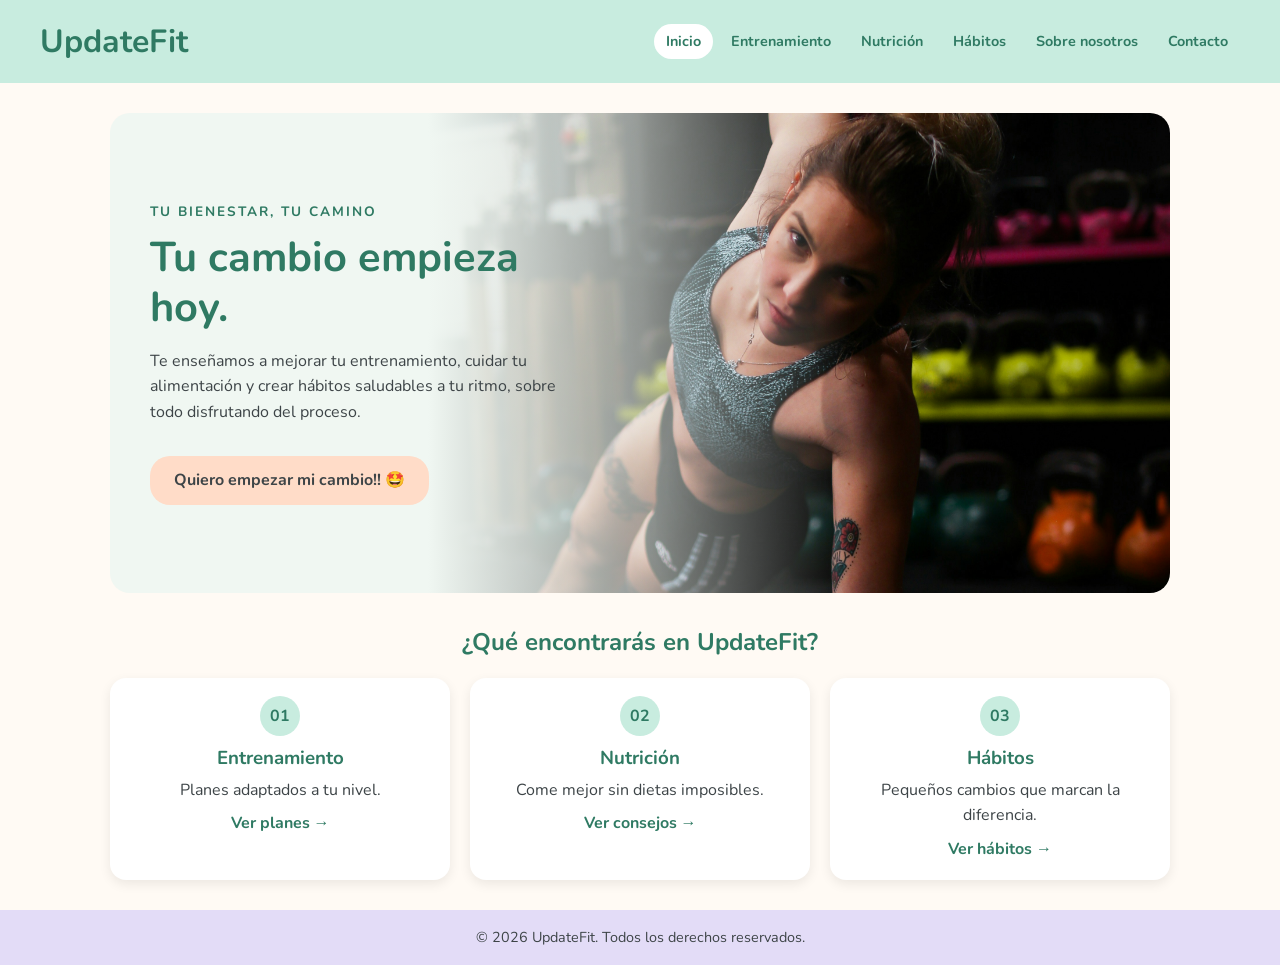
<file: index.html>
<!DOCTYPE html>
<html lang="es">

<head>
    <meta charset="UTF-8">
    <meta name="viewport" content="width=device-width, initial-scale=1.0">
    <title>UpdateFit - Inicio</title>

    <link rel="icon" type="image/png" href="asset/img/favi.png">

    <link rel="stylesheet" href="styles.css">
</head>

<body>

    <header class="cabecera">

        <h1 class="logo">UpdateFit</h1>

        <nav>
            <ul class="menu">
                <li><a class="menu-enlace activo" href="index.html">Inicio</a></li>
                <li><a class="menu-enlace" href="training.html">Entrenamiento</a></li>
                <li><a class="menu-enlace" href="nutrition.html">Nutrición</a></li>
                <li><a class="menu-enlace" href="healthy-habits.html">Hábitos</a></li>
                <li><a class="menu-enlace" href="about.html">Sobre nosotros</a></li>
                <li><a class="menu-enlace" href="contact.html">Contacto</a></li>
            </ul>
        </nav>

    </header>

    <main class="contenido">

        <section class="portada">

            <div class="portada-texto">

                <p class="subtitulo">TU BIENESTAR, TU CAMINO</p>

                <h2 class="titulo">Tu cambio empieza hoy.</h2>

                <p class="texto">
                    Te enseñamos a mejorar tu entrenamiento, cuidar tu alimentación
                    y crear hábitos saludables a tu ritmo, sobre todo disfrutando del proceso.
                </p>

                <a class="boton" href="training.html">Quiero empezar mi cambio!! 🤩</a>

            </div>

            

        </section>

        <h2 class="titulo titulo-seccion">¿Qué encontrarás en UpdateFit?</h2>

        <ul class="servicios">

            <li class="servicio">
                <span class="servicio-numero">01</span>
                <h3 class="servicio-titulo">Entrenamiento</h3>
                <p class="texto">Planes adaptados a tu nivel.</p>
                <a class="servicio-enlace" href="training.html">Ver planes →</a>
            </li>

            <li class="servicio">
                <span class="servicio-numero">02</span>
                <h3 class="servicio-titulo">Nutrición</h3>
                <p class="texto">Come mejor sin dietas imposibles.</p>
                <a class="servicio-enlace" href="nutrition.html">Ver consejos →</a>
            </li>

            <li class="servicio">
                <span class="servicio-numero">03</span>
                <h3 class="servicio-titulo">Hábitos</h3>
                <p class="texto">Pequeños cambios que marcan la diferencia.</p>
                <a class="servicio-enlace" href="healthy-habits.html">Ver hábitos →</a>
            </li>

        </ul>

    </main>

    <footer class="pie">

        <p>&copy; 2026 UpdateFit. Todos los derechos reservados.</p>

    </footer>

</body>

</html>
</file>
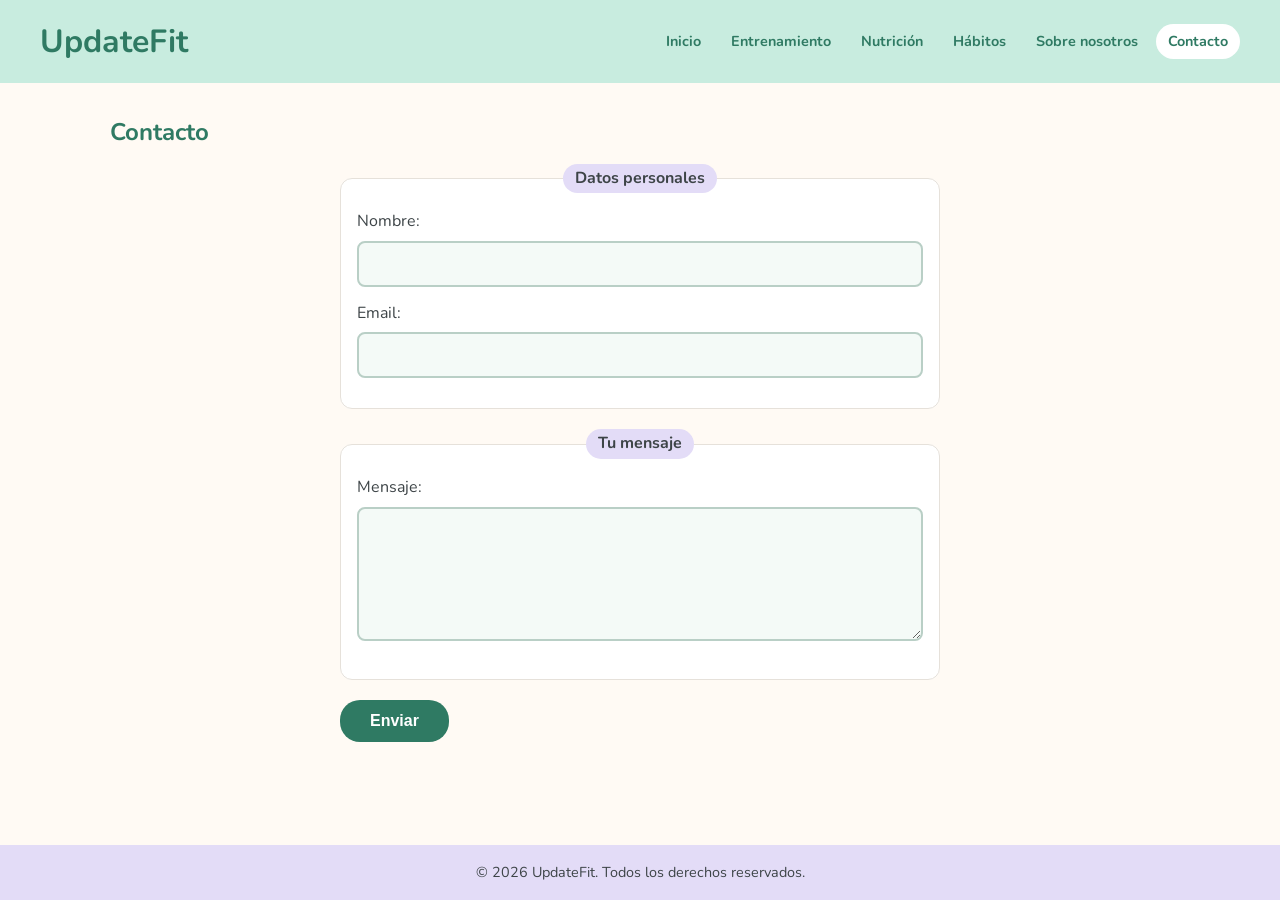
<file: contact.html>
<!DOCTYPE html>
<html lang="es">

<head>
    <meta charset="UTF-8">
    <meta name="viewport" content="width=device-width, initial-scale=1.0">
    <title>UpdateFit - Contacto</title>
    <link rel="icon" type="image/png" href="asset/img/favi.png">
    <link rel="stylesheet" href="styles.css">
</head>

<body>

    <header class="cabecera">

        <h1 class="logo">UpdateFit</h1>

        <nav>
            <ul class="menu">
                <li><a class="menu-enlace" href="index.html">Inicio</a></li>
                <li><a class="menu-enlace" href="training.html">Entrenamiento</a></li>
                <li><a class="menu-enlace" href="nutrition.html">Nutrición</a></li>
                <li><a class="menu-enlace" href="healthy-habits.html">Hábitos</a></li>
                <li><a class="menu-enlace" href="about.html">Sobre nosotros</a></li>
                <li><a class="menu-enlace activo" href="contact.html">Contacto</a></li>
            </ul>
        </nav>

    </header>

    <main class="contenido">

        <h2 class="titulo">Contacto</h2>

        <form class="formulario formulario-contacto">

            <fieldset class="grupo">

                <legend>Datos personales</legend>

                <label class="etiqueta" for="nombre">Nombre:</label>
                <input class="campo" type="text" id="nombre" name="nombre" required>

                <label class="etiqueta" for="email">Email:</label>
                <input class="campo" type="email" id="email" name="email" required>

            </fieldset>

            <fieldset class="grupo">

                <legend>Tu mensaje</legend>

                <label class="etiqueta" for="mensaje">Mensaje:</label>
                <textarea class="campo" id="mensaje" name="mensaje" rows="5" required></textarea>

            </fieldset>

            <button class="boton-enviar" type="submit">Enviar</button>

        </form>

    </main>

    <footer class="pie">

        <p>&copy; 2026 UpdateFit. Todos los derechos reservados.</p>

    </footer>

</body>

</html>
</file>
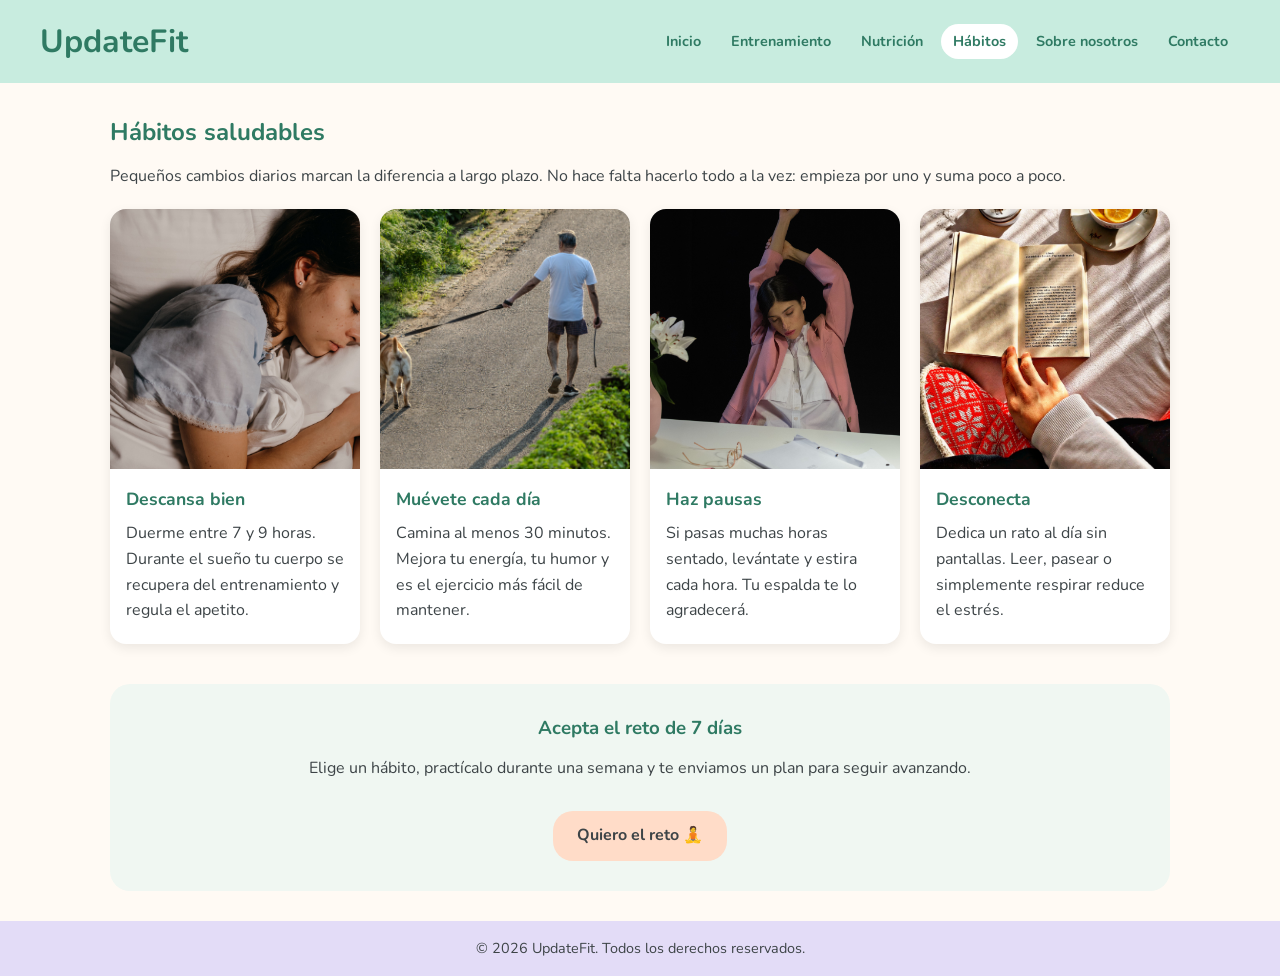
<file: healthy-habits.html>
<!DOCTYPE html>
<html lang="es">

<head>
    <meta charset="UTF-8">
    <meta name="viewport" content="width=device-width, initial-scale=1.0">
    <title>UpdateFit - Hábitos saludables</title>

    <link rel="icon" type="image/png" href="asset/img/favi.png">
    <link rel="stylesheet" href="styles.css">
</head>

<body>

    <header class="cabecera">

        <h1 class="logo">UpdateFit</h1>

        <nav>
            <ul class="menu">
                <li><a class="menu-enlace" href="index.html">Inicio</a></li>
                <li><a class="menu-enlace" href="training.html">Entrenamiento</a></li>
                <li><a class="menu-enlace" href="nutrition.html">Nutrición</a></li>
                <li><a class="menu-enlace activo" href="healthy-habits.html">Hábitos</a></li>
                <li><a class="menu-enlace" href="about.html">Sobre nosotros</a></li>
                <li><a class="menu-enlace" href="contact.html">Contacto</a></li>
            </ul>
        </nav>

    </header>

    <main class="contenido">

        <h2 class="titulo">Hábitos saludables</h2>

        <p class="texto">
            Pequeños cambios diarios marcan la diferencia a largo plazo.
            No hace falta hacerlo todo a la vez: empieza por uno y suma poco a poco.
        </p>

        <ul class="consejos">

            <li class="consejo">

                <img class="consejo-imagen" src="asset/img/dormir.jpg" alt="persona durmiendo en una cama cómoda">

                <h3 class="consejo-titulo">Descansa bien</h3>

                <p class="consejo-texto">
                    Duerme entre 7 y 9 horas. Durante el sueño tu cuerpo
                    se recupera del entrenamiento y regula el apetito.
                </p>

            </li>


            <li class="consejo">

                <img class="consejo-imagen" src="asset/img/caminar.jpg" alt="Persona caminando por un parque con un perro">
                
                <h3 class="consejo-titulo">Muévete cada día</h3>

                <p class="consejo-texto">
                    Camina al menos 30 minutos. Mejora tu energía, tu humor
                    y es el ejercicio más fácil de mantener.
                </p>

            </li>

            <li class="consejo">

                <img class="consejo-imagen" src="asset/img/estirarofi.jpg" alt="Persona estirando junto a su escritorio">
                
                <h3 class="consejo-titulo">Haz pausas</h3>

                <p class="consejo-texto">
                    Si pasas muchas horas sentado, levántate y estira
                    cada hora. Tu espalda te lo agradecerá.
                </p>

            </li>

            <li class="consejo">

                <img class="consejo-imagen" src="asset/img/desconectar.jpg" alt="Persona leyendo un libro con una taza de té">

                <h3 class="consejo-titulo">Desconecta</h3>

                <p class="consejo-texto">
                    Dedica un rato al día sin pantallas. Leer, pasear o
                    simplemente respirar reduce el estrés.
                </p>

            </li>

        </ul>

        <aside class="destacado">

            <h3 class="titulo">Acepta el reto de 7 días</h3>

            <p class="texto">
                Elige un hábito, practícalo durante una semana y te enviamos
                un plan para seguir avanzando.
            </p>

            <a class="boton" href="contact.html">Quiero el reto 🧘️</a>

        </aside>

    </main>

    <footer class="pie">

        <p>&copy; 2026 UpdateFit. Todos los derechos reservados.</p>

    </footer>

</body>

</html>
</file>
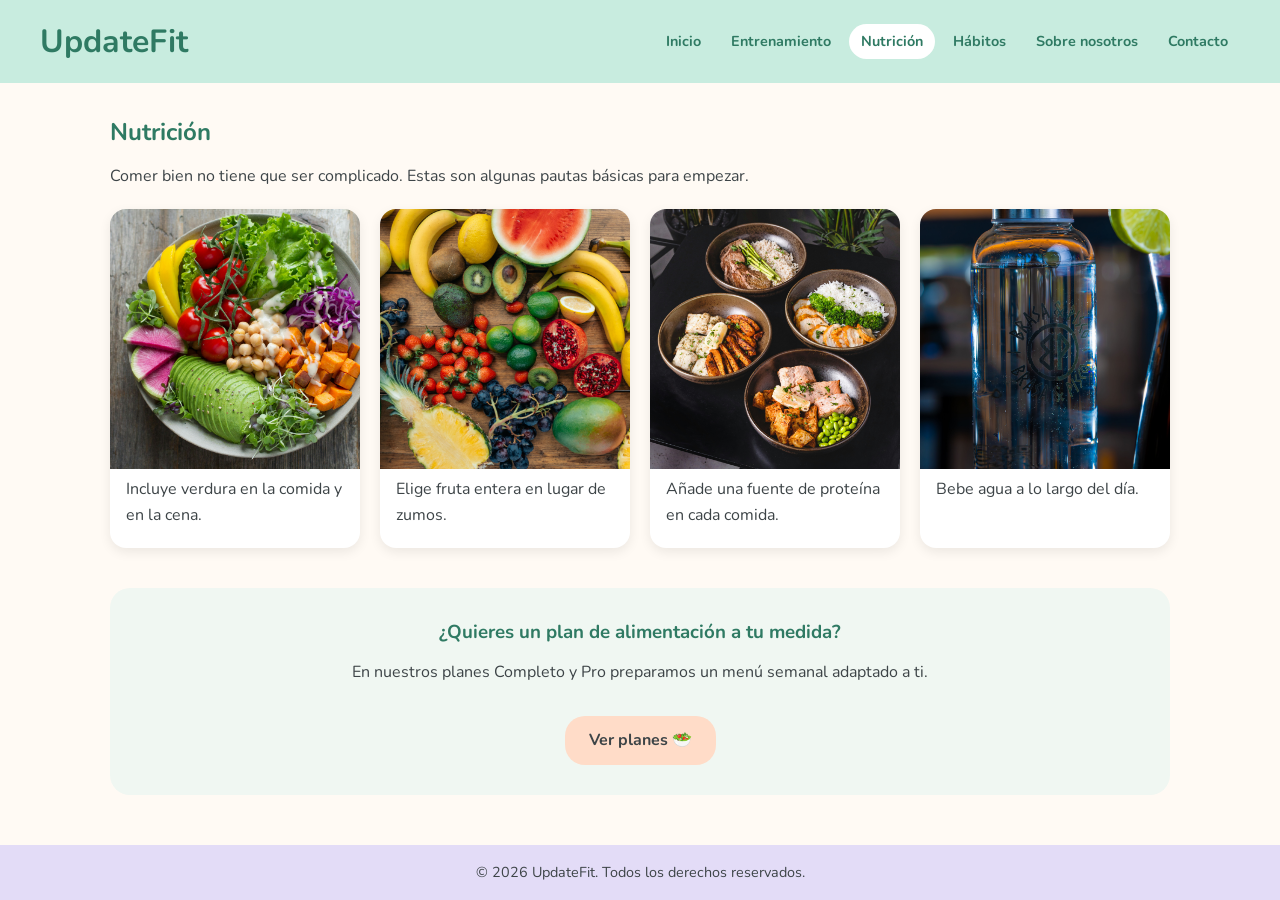
<file: nutrition.html>
<!DOCTYPE html>
<html lang="es">

<head>
    <meta charset="UTF-8">
    <meta name="viewport" content="width=device-width, initial-scale=1.0">
    <title>UpdateFit - Nutrición</title>
    <link rel="icon" type="image/png" href="asset/img/favi.png">
    <link rel="stylesheet" href="styles.css">
</head>

<body>

    <header class="cabecera">

        <h1 class="logo">UpdateFit</h1>

        <nav>
            <ul class="menu">
                <li><a class="menu-enlace" href="index.html">Inicio</a></li>
                <li><a class="menu-enlace" href="training.html">Entrenamiento</a></li>
                <li><a class="menu-enlace activo" href="nutrition.html">Nutrición</a></li>
                <li><a class="menu-enlace" href="healthy-habits.html">Hábitos</a></li>
                <li><a class="menu-enlace" href="about.html">Sobre nosotros</a></li>
                <li><a class="menu-enlace" href="contact.html">Contacto</a></li>
            </ul>
        </nav>

    </header>

    <main class="contenido">

        <h2 class="titulo">Nutrición</h2>

        <p class="texto">
            Comer bien no tiene que ser complicado.
            Estas son algunas pautas básicas para empezar.
        </p>

                <ul class="consejos">

            <li class="consejo">
                <img class="consejo-imagen" src="asset/img/verduras.jpg" alt="Plato con verduras variadas">
                <p class="consejo-texto">Incluye verdura en la comida y en la cena.</p>
            </li>

            <li class="consejo">
                <img class="consejo-imagen" src="asset/img/frutas.jpg" alt="Frutas enteras frescas">
                <p class="consejo-texto">Elige fruta entera en lugar de zumos.</p>
            </li>

            <li class="consejo">
                <img class="consejo-imagen" src="asset/img/proteina.jpg" alt="Alimentos ricos en proteína">
                <p class="consejo-texto">Añade una fuente de proteína en cada comida.</p>
            </li>

            <li class="consejo">
                <img class="consejo-imagen" src="asset/img/agua.jpg" alt="Vaso de agua">
                <p class="consejo-texto">Bebe agua a lo largo del día.</p>
            </li>

        </ul>


        <aside class="destacado">

            <h3 class="titulo">¿Quieres un plan de alimentación a tu medida?</h3>

            <p class="texto">
                En nuestros planes Completo y Pro preparamos un menú semanal adaptado a ti.
            </p>

            <a class="boton" href="training.html">Ver planes 🥗️</a>
            
        </aside>

    </main>

    <footer class="pie">

        <p>&copy; 2026 UpdateFit. Todos los derechos reservados.</p>

    </footer>

</body>

</html>
</file>
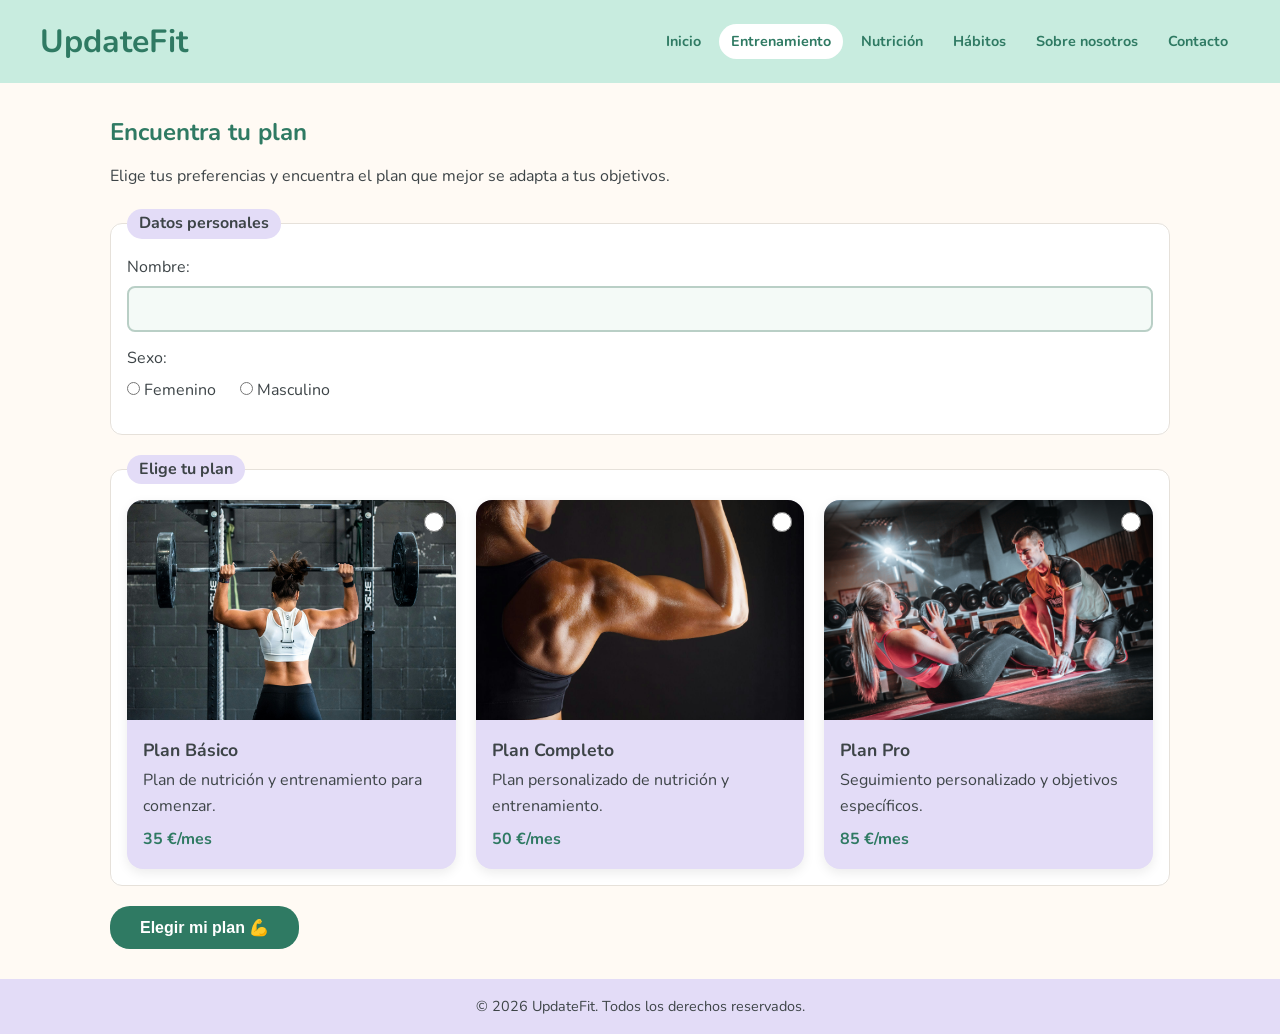
<file: training.html>
<!DOCTYPE html>
<html lang="es">

<head>
    <meta charset="UTF-8">
    <meta name="viewport" content="width=device-width, initial-scale=1.0">
    <title>UpdateFit - Entrenamiento</title>
    <link rel="icon" type="image/png" href="asset/img/favi.png">
    <link rel="stylesheet" href="styles.css">

</head>

<body>

    <header class="cabecera">

        <h1 class="logo">UpdateFit</h1>

        <nav>
            <ul class="menu">
                <li><a class="menu-enlace" href="index.html">Inicio</a></li>
                <li><a class="menu-enlace activo" href="training.html">Entrenamiento</a></li>
                <li><a class="menu-enlace" href="nutrition.html">Nutrición</a></li>
                <li><a class="menu-enlace" href="healthy-habits.html">Hábitos</a></li>
                <li><a class="menu-enlace" href="about.html">Sobre nosotros</a></li>
                <li><a class="menu-enlace" href="contact.html">Contacto</a></li>
            </ul>
        </nav>

    </header>

    <main class="contenido">

       

        <h2 class="titulo">Encuentra tu plan</h2>

        <p class="texto">
            Elige tus preferencias y encuentra el plan
            que mejor se adapta a tus objetivos.
        </p>

        <form class="formulario">

            <fieldset class="grupo">

                <legend>Datos personales</legend>

                <label class="etiqueta" for="nombre">Nombre:</label>
                <input class="campo" type="text" id="nombre" name="nombre">

                <p class="etiqueta">Sexo:</p>

                <label class="opcion">
                    <input type="radio" name="sexo" value="femenino">
                    Femenino
                </label>

                <label class="opcion">
                    <input type="radio" name="sexo" value="masculino">
                    Masculino
                </label>

            </fieldset>

            <fieldset class="grupo">

                <legend>Elige tu plan</legend>

                <div class="planes">

                    <label class="plan">
                        <input type="radio" name="plan" value="basico">
                        <img class="plan-imagen"" src="asset/img/basico.jpg" alt="plan Básico">
                        <span class="plan-nombre">Plan Básico</span>
                        <span class="plan-texto">Plan de nutrición y entrenamiento para comenzar.</span>
                        <span class="plan-precio">35 €/mes</span>
                    </label>

                    <label class="plan">
                        <input type="radio" name="plan" value="completo">
                        <img class="plan-imagen" src="asset/img/plannutri.jpg" alt="plan completo">
                        <span class="plan-nombre">Plan Completo</span>
                        <span class="plan-texto">Plan personalizado de nutrición y entrenamiento.</span>
                        <span class="plan-precio">50 €/mes</span>
                    </label>

                    <label class="plan">
                        <input type="radio" name="plan" value="pro">
                        <img class="plan-imagen" src="asset/img/personalizado.jpg" alt="">
                        <span class="plan-nombre">Plan Pro</span>
                        <span class="plan-texto">Seguimiento personalizado y objetivos específicos.</span>
                        <span class="plan-precio">85 €/mes</span>
                    </label>

                </div>

            </fieldset>

            <button class="boton-enviar" type="submit">Elegir mi plan 💪️</button>

        </form>

    </main>

    <footer class="pie">

        <p>&copy; 2026 UpdateFit. Todos los derechos reservados.</p>

    </footer>

</body>

</html>
</file>
<file: styles.css>
/* ==========================================
   UpdateFit 
   Diseño Mobile First 
   ========================================== */


/* ---------- 1. Estilos generales ---------- */

@import url('https://fonts.googleapis.com/css2?family=Nunito:wght@400;700&display=swap');

* {
    box-sizing: border-box;
    margin: 0;
    padding: 0;
}

:root {
    --primary-color: #c8ecdf;
    --color-titulo: #2f7a63;
    --color-general: #ffffff;
}

body {
    font-family: "Nunito", Arial, sans-serif;
    background-color: #fffaf4;
    color: #3d4447;
    line-height: 1.6;
    min-height: 100vh;
    display: flex;
    flex-direction: column;
}


/* ---------- 2. Cabecera ---------- */

.cabecera {
    position: sticky;
    top: 0;
    z-index: 10;
    background-color: var(--primary-color);
    padding: 16px;
    text-align: center;
}

.logo {
    margin-bottom: 10px;
    color: var(--color-titulo);
}


/* ---------- 3. Menú de navegación ---------- */

.menu {
    list-style: none;
    display: flex;
    flex-wrap: wrap;
    justify-content: center;
    gap: 6px;
}

.menu-enlace {
    display: block;
    padding: 6px 12px;
    border-radius: 20px;
    color: var(--color-titulo);
    text-decoration: none;
    font-weight: bold;
    font-size: 0.9rem;
}

.menu-enlace:hover {
    background-color: var(--color-general);
}

/* La página en la que estamos se marca en blanco */
.activo {
    background-color: var(--color-general);
}


/* ---------- 4. Contenido principal ---------- */

.contenido {
    padding: 30px 16px;
    flex: 1;
    width: 100%;
}

.titulo {
    margin-bottom: 12px;
    color: var(--color-titulo);
}

/* Texto pequeño sobre el título */
.subtitulo {
    margin-bottom: 10px;
    color: var(--color-titulo);
    font-size: 0.85rem;
    font-weight: bold;
    letter-spacing: 2px;
}

.texto {
    margin-bottom: 20px;
}


/* ---------- 5. Botón de enlace ---------- */

.boton {
    display: inline-block;
    margin-top: 10px;
    padding: 12px 24px;
    background-color: #ffdcc8;
    color: #3d4447;
    text-decoration: none;
    font-weight: bold;
    border-radius: 20px;
}

.boton:hover {
    background-color: #ffc4a3;
}


/* ---------- 6. Portada (index.html) ---------- */

.portada {
    display: flex;
    flex-direction: column;
    gap: 24px;
    padding: 30px 20px;
    background-color: #f0f7f2;
    border-radius: 20px;
}

/* Selector combinado: título dentro de la portada */
.portada .titulo {
    font-size: 2rem;
    line-height: 1.2;
    margin-bottom: 16px;
}

/*La portada en el index tiene una imagen que degrada sus colores*/

.portada {
    display: flex;
    flex-direction: column;
    gap: 24px;
    padding: 40px 20px;
    border-radius: 20px;
    background-image: linear-gradient(rgba(240, 247, 242, 0.88), rgba(240, 247, 242, 0.88)),
                      url("asset/img/portada.jpg");
    background-size: cover;
    background-position: right center;
}


/* ---------- 7. Servicios (index.html) ---------- */

.titulo-seccion {
    margin-top: 30px;
    text-align: center;
}

.servicios {
    list-style: none;
    display: grid;
    grid-template-columns: 1fr;
    gap: 20px;
    margin-top: 16px;
}

.servicio {
    padding: 18px;
    background-color: var(--color-general);
    border-radius: 16px;
    box-shadow: 0 4px 12px rgba(0, 0, 0, 0.08);
    text-align: center;
}

.servicio:hover {
    box-shadow: 0 8px 20px rgba(0, 0, 0, 0.15);
}

/* Número dentro de un círculo */

.servicio-numero {
    display: inline-block;
    width: 40px;
    height: 40px;
    line-height: 40px;
    margin-bottom: 8px;
    border-radius: 50%;
    background-color: var(--primary-color);
    color: var(--color-titulo);
    font-weight: bold;
}

.servicio-titulo {
    margin-bottom: 4px;
    color: var(--color-titulo);
}

/* Selector combinado: menos espacio bajo el texto de la tarjeta */

.servicio .texto {
    margin-bottom: 8px;
}

.servicio-enlace {
    color: var(--color-titulo);
    font-weight: bold;
    text-decoration: none;
}

.servicio-enlace:hover {
    text-decoration: underline;
}


/* ---------- 8. Consejos (nutrition.html) ---------- */

.consejos {
    list-style: none;
    display: grid;
    grid-template-columns: 1fr;
    gap: 20px;
    margin-bottom: 30px;
}

.consejo {
    background-color: var(--color-general);
    border-radius: 16px;
    overflow: hidden;
    box-shadow: 0 4px 12px rgba(0, 0, 0, 0.08);
}

.consejo:hover {
    box-shadow: 0 8px 20px rgba(0, 0, 0, 0.15);
}

.consejo-imagen {
    display: block;
    width: 100%;
    height: 180px;
    object-fit: cover;
}

.consejo-titulo {
    padding: 16px 16px 0 16px;
    color: var(--color-titulo);
    font-size: 1.1rem;
}

.consejo-texto {

    padding: 8px 16px 20px 16px;
}



/* ---------- 9. Bloque destacado ---------- */

.destacado {
    margin-top: 40px;
    padding: 30px 20px;
    background-color: #f0f7f2;
    border-radius: 20px;
    text-align: center;
}


/* ---------- 10. Formularios ---------- */

.grupo {
    background-color: var(--color-general);
    border: 1px solid #e6e1da;
    border-radius: 12px;
    padding: 16px;
    margin-bottom: 20px;
}

legend {
    padding: 2px 12px;
    background-color: #e3dcf7;
    border-radius: 20px;
    font-weight: bold;
}

.etiqueta {
    display: block;
    margin-bottom: 6px;
}

.campo {
    width: 100%;
    padding: 10px;
    margin-bottom: 14px;
    border: 2px solid #b9cfc6;
    border-radius: 8px;
    background-color: #f4faf7;
    font-family: inherit;
    font-size: 1rem;
}

.campo:focus {
    outline: none;
    border-color: var(--color-titulo);
    background-color: var(--color-general);
}

#mensaje {
    resize: vertical;
}

.opcion {
    display: inline-block;
    margin: 0 20px 14px 0;
    cursor: pointer;
}

.boton-enviar {
    width: 100%;
    padding: 12px;
    background-color: var(--color-titulo);
    color: var(--color-general);
    border: none;
    border-radius: 20px;
    font-size: 1rem;
    font-weight: bold;
    cursor: pointer;
}

.boton-enviar:hover {
    background-color: #25624f;
}


/* ---------- 11. Planes (training.html) ---------- */

.planes {
    display: grid;
    grid-template-columns: 1fr;
    grid-auto-rows: 1fr;
    gap: 20px;
}

.plan {
    display: block;
    position: relative;
    background-color: #e3dcf7;
    border-radius: 16px;
    overflow: hidden;
    box-shadow: 0 4px 12px rgba(0, 0, 0, 0.08);
    cursor: pointer;
}

.plan:hover {
    background-color: #d4caf2;
}

/* Selector combinado: el radio en la esquina de la tarjeta */

.plan input {
    position: absolute;
    top: 12px;
    right: 12px;
    width: 20px;
    height: 20px;
}

.plan-imagen {
    display: block;
    width: 100%;
    height: 180px;
    object-fit: cover;
}

.plan-nombre {
    display: block;
    padding: 16px 16px 4px 16px;
    font-weight: bold;
    font-size: 1.1rem;
}

.plan-texto {
    display: block;
    padding: 0 16px 8px 16px;
}

.plan-precio {
    display: block;
    padding: 0 16px 16px 16px;
    font-weight: bold;
    color: var(--color-titulo);

}

/*--------------13. sobre nosotros about.html--------*/

.historia-video {
    display: block;
    width: 70%;
    height: auto;
    border-radius: 20px;
    margin: 0 auto;
    
}

/* ---------- 12. Pie de página ---------- */

.pie {
    background-color: #e3dcf7;
    text-align: center;
    padding: 16px;
    font-size: 0.9rem;
}


/* ---------- 13. Tablet y escritorio ---------- */

@media (min-width: 768px) {

    /* Cabecera */

    .cabecera {
        display: flex;
        justify-content: space-between;
        align-items: center;
        padding: 16px 40px;
    }

    .logo {
        margin-bottom: 0;
    }

    /* Contenido */

    .contenido {
        max-width: 1100px;
        margin: 0 auto;
        padding: 30px 20px;
    }

    /* Index: portada */

    .portada {
        flex-direction: row;
        align-items: center;
        gap: 40px;
        padding: 30px;
    }

    .portada-texto {
        flex: 1;
    }


    .portada .titulo {
        font-size: 2.6rem;
    }

    .servicios {
        grid-template-columns: repeat(3, 1fr);
    }

    /* Nutrición */

    .consejos {
        grid-template-columns: repeat(4, 1fr);
    }

    .consejo-imagen {
        height: 260px;
    }

    /* Entrenamiento */

    .planes {
        grid-template-columns: repeat(3, 1fr);
    }

    .plan-imagen {
        height: 220px;
    }

    /* Contacto */

    .formulario-contacto {
        max-width: 600px;
        margin: 0 auto;
    }

    .formulario-contacto legend {
        margin: 0 auto;
    }

    .boton-enviar {
        width: auto;
        padding: 12px 30px;
    }
 /* la imagen de fondo en index tiene una degradacion de colores desde la iizquierda */
    .portada {
        min-height: 480px;
        padding: 40px;
        align-items: center;
        justify-content: flex-start;
        background-image: linear-gradient(to right,
                              rgba(240, 247, 242, 1) 30%,
                              rgba(240, 247, 242, 0.6) 50%,
                              rgba(240, 247, 242, 0) 70%),
                          url("asset/img/portada.jpg");
    }

    .portada-texto {
        max-width: 45%;
    }

  /*About video */

    .historia-video {
        flex: 0.8;
        min-width: 0;
        height: auto;
    }
}
</file>
